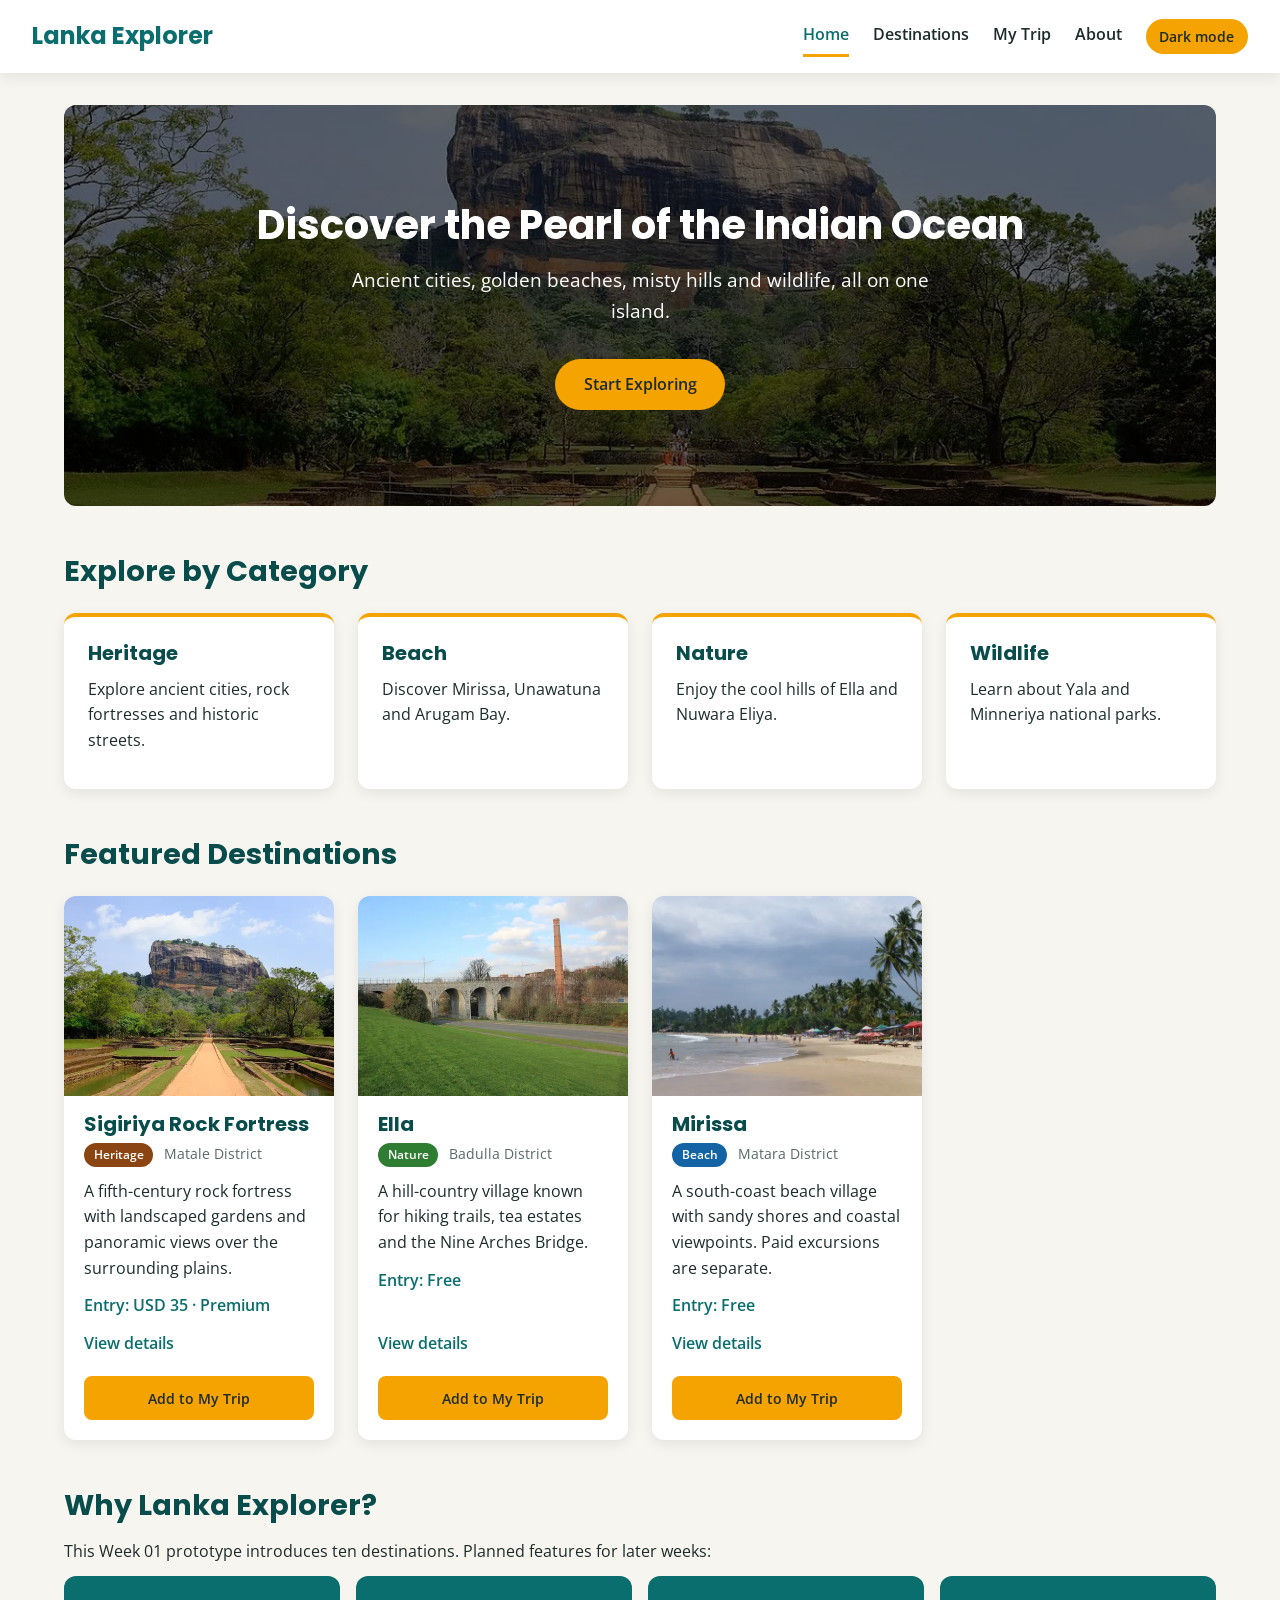
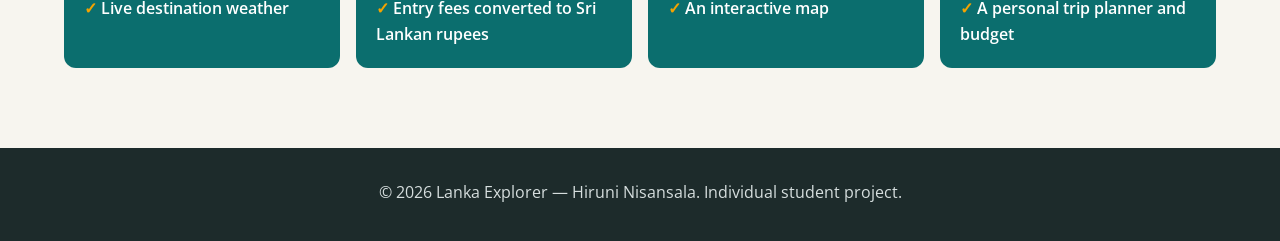
<file: index.html>
<!DOCTYPE html>
<html lang="en">
<head>
  <meta charset="UTF-8">
  <link rel="icon" href="favicon.ico" sizes="any">
  <meta name="viewport" content="width=device-width, initial-scale=1.0">
  <meta name="description" content="Discover Sri Lankan destinations with Lanka Explorer, an individual student project.">
  <link rel="preload" as="image" href="images/sigiriya-1200.webp" type="image/webp">
  <title>Lanka Explorer | Home</title>
  <link rel="preconnect" href="https://fonts.googleapis.com">
  <link rel="preconnect" href="https://fonts.gstatic.com" crossorigin>
  <link href="https://fonts.googleapis.com/css2?family=Open+Sans:wght@400;600&amp;family=Poppins:wght@600;700&amp;display=swap" rel="stylesheet">
  <link rel="stylesheet" href="css/style.css">
</head>
<body>
  <a class="skip-link" href="#main-content">Skip to content</a>
  <header>
    <a href="index.html" class="logo">Lanka Explorer</a>
    <button class="menu-toggle" type="button" aria-label="Open menu" aria-expanded="false" aria-controls="main-navigation">&#9776;</button>
    <nav id="main-navigation" aria-label="Main navigation">
      <ul>
        <li><a href="index.html" class="active" aria-current="page">Home</a></li>
        <li><a href="destinations.html">Destinations</a></li>
        <li><a href="trip.html">My Trip</a></li>
        <li><a href="about.html">About</a></li>
        <li><button class="theme-toggle" type="button" aria-pressed="false">Dark mode</button></li>
      </ul>
    </nav>
  </header>
  <main id="main-content">
    <p id="storage-notice" role="status" hidden></p>
    <section id="hero">
      <h1>Discover the Pearl of the Indian Ocean</h1>
      <p>Ancient cities, golden beaches, misty hills and wildlife, all on one island.</p>
      <a href="destinations.html" class="btn">Start Exploring</a>
    </section>
    <section id="categories">
      <h2>Explore by Category</h2>
      <article><h3>Heritage</h3><p>Explore ancient cities, rock fortresses and historic streets.</p></article>
      <article><h3>Beach</h3><p>Discover Mirissa, Unawatuna and Arugam Bay.</p></article>
      <article><h3>Nature</h3><p>Enjoy the cool hills of Ella and Nuwara Eliya.</p></article>
      <article><h3>Wildlife</h3><p>Learn about Yala and Minneriya national parks.</p></article>
    </section>
    <section id="featured" aria-live="polite"><h2>Featured Destinations</h2>
<p class="no-results">Loading featured destinations…</p></section>
    <section id="why-us">
      <h2>Why Lanka Explorer?</h2>
      <p>This Week 01 prototype introduces ten destinations. Planned features for later weeks:</p>
      <ul><li>Live destination weather</li><li>Entry fees converted to Sri Lankan rupees</li><li>An interactive map</li><li>A personal trip planner and budget</li></ul>
    </section>
  </main>
  <footer>
    <p>&copy; 2026 Lanka Explorer — Hiruni Nisansala. Individual student project.</p>
    
  </footer>
  <script src="js/app.js"></script>
</body>
</html>
</file>
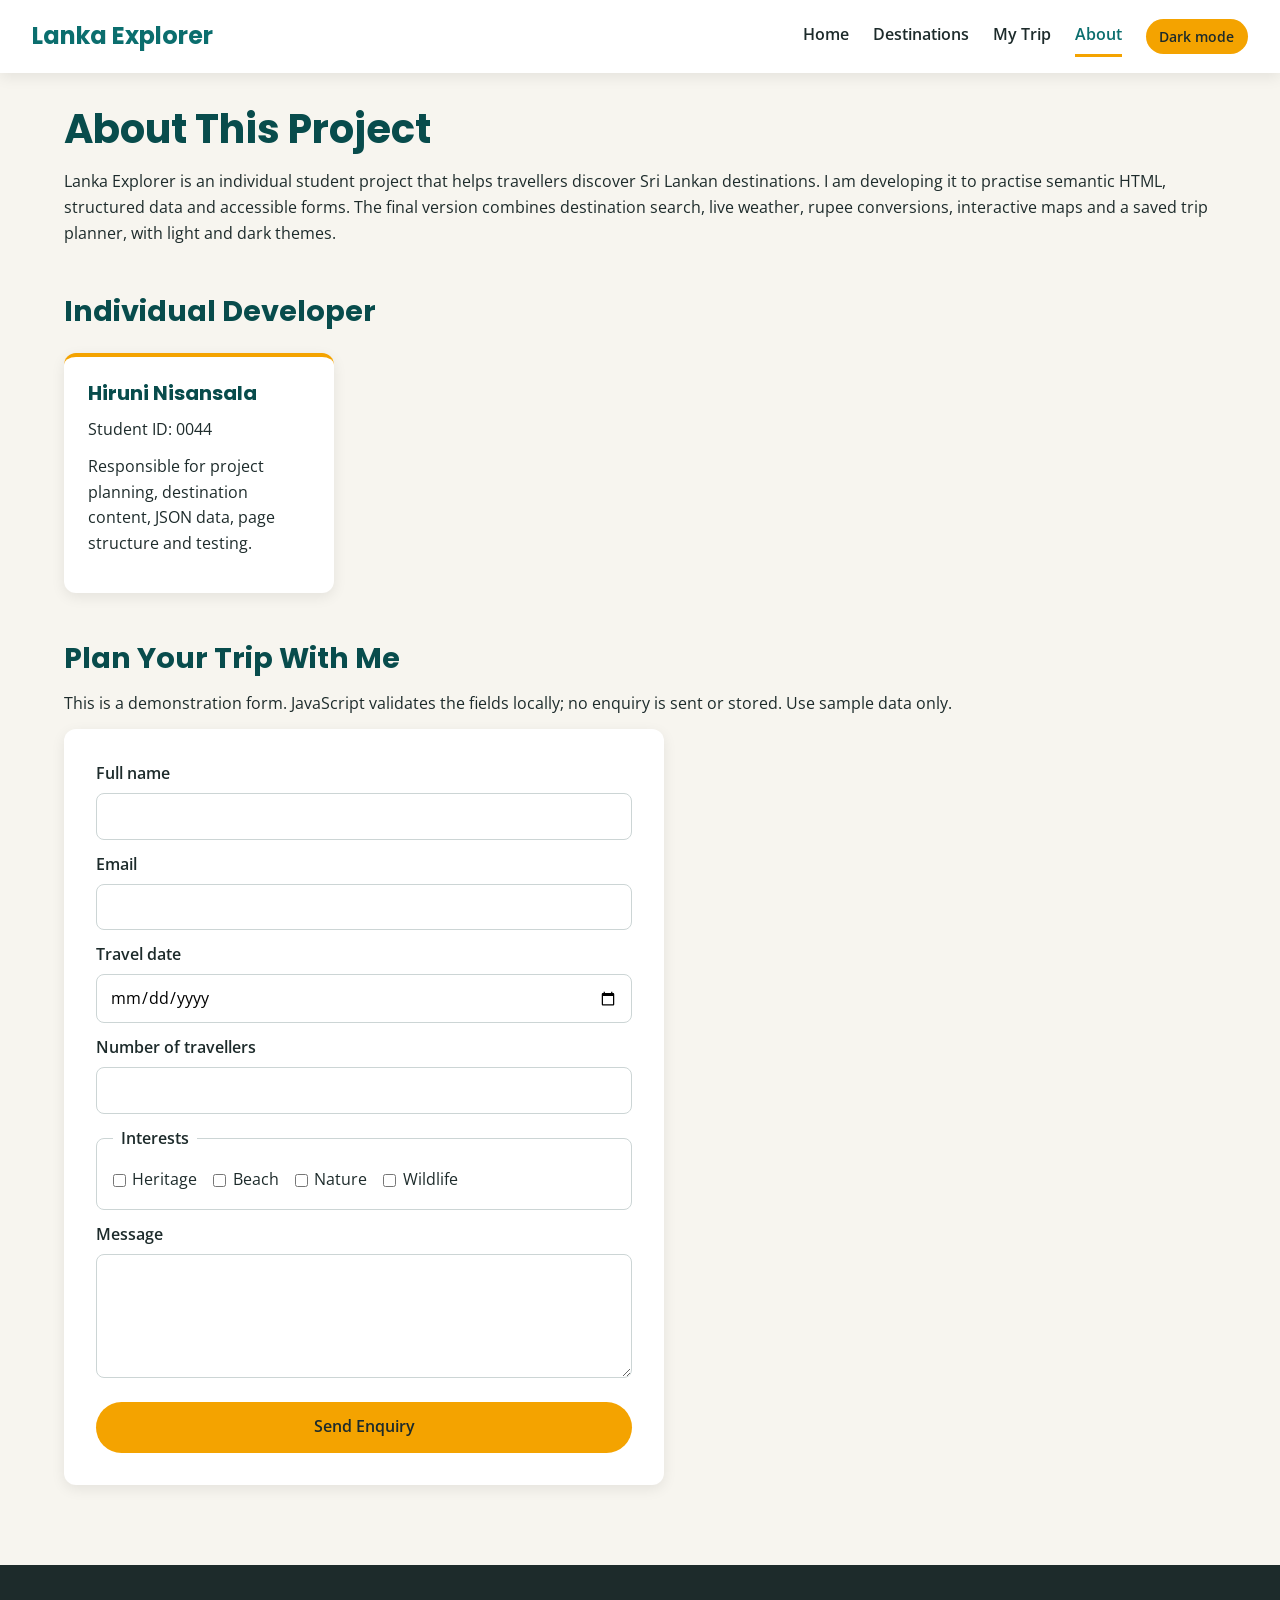
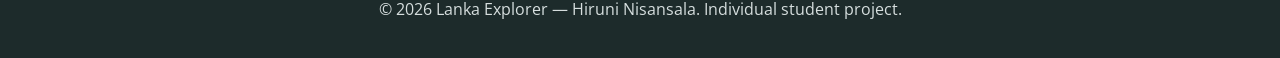
<file: about.html>
<!DOCTYPE html>
<html lang="en">
<head>
  <meta charset="UTF-8">
  <link rel="icon" href="favicon.ico" sizes="any">
  <meta name="viewport" content="width=device-width, initial-scale=1.0">
  <meta name="description" content="Discover Sri Lankan destinations with Lanka Explorer, an individual student project.">
  <title>Lanka Explorer | About</title>
  <link rel="preconnect" href="https://fonts.googleapis.com">
  <link rel="preconnect" href="https://fonts.gstatic.com" crossorigin>
  <link href="https://fonts.googleapis.com/css2?family=Open+Sans:wght@400;600&amp;family=Poppins:wght@600;700&amp;display=swap" rel="stylesheet">
  <link rel="stylesheet" href="css/style.css">
</head>
<body>
  <a class="skip-link" href="#main-content">Skip to content</a>
  <header>
    <a href="index.html" class="logo">Lanka Explorer</a>
    <button class="menu-toggle" type="button" aria-label="Open menu" aria-expanded="false" aria-controls="main-navigation">&#9776;</button>
    <nav id="main-navigation" aria-label="Main navigation">
      <ul>
        <li><a href="index.html">Home</a></li>
        <li><a href="destinations.html">Destinations</a></li>
        <li><a href="trip.html">My Trip</a></li>
        <li><a href="about.html" class="active" aria-current="page">About</a></li>
        <li><button class="theme-toggle" type="button" aria-pressed="false">Dark mode</button></li>
      </ul>
    </nav>
  </header>
  <main id="main-content">
    <p id="storage-notice" role="status" hidden></p>
    <section>
      <h1>About This Project</h1>
      <p>Lanka Explorer is an individual student project that helps travellers discover Sri Lankan destinations. I am developing it to practise semantic HTML, structured data and accessible forms. The final version combines destination search, live weather, rupee conversions, interactive maps and a saved trip planner, with light and dark themes.</p>
    </section>
    <section id="team">
      <h2>Individual Developer</h2>
      <article><h3>Hiruni Nisansala</h3><p>Student ID: 0044</p><p>Responsible for project planning, destination content, JSON data, page structure and testing.</p></article>
    </section>
    <section id="enquiry">
      <h2>Plan Your Trip With Me</h2>
      <p>This is a demonstration form. JavaScript validates the fields locally; no enquiry is sent or stored. Use sample data only.</p>
      <noscript><p>This demonstration form requires JavaScript. No submissions can be sent.</p></noscript>
      <form id="enquiry-form" novalidate>
        <p><label for="name">Full name</label><input type="text" id="name" name="name" autocomplete="name" required></p>
        <p><label for="email">Email</label><input type="email" id="email" name="email" autocomplete="email" required></p>
        <p><label for="date">Travel date</label><input type="date" id="date" name="date"></p>
        <p><label for="people">Number of travellers</label><input type="number" id="people" name="people" min="1" max="20"></p>
        <fieldset><legend>Interests</legend>
          <label><input type="checkbox" name="interest" value="Heritage"> Heritage</label>
          <label><input type="checkbox" name="interest" value="Beach"> Beach</label>
          <label><input type="checkbox" name="interest" value="Nature"> Nature</label>
          <label><input type="checkbox" name="interest" value="Wildlife"> Wildlife</label>
        </fieldset>
        <p><label for="message">Message</label><textarea id="message" name="message" rows="4"></textarea></p>
        <div id="form-message" role="alert" tabindex="-1"></div>
        <button type="submit">Send Enquiry</button>
      </form>
    </section>
  </main>
  <footer>
    <p>&copy; 2026 Lanka Explorer — Hiruni Nisansala. Individual student project.</p>
    </footer>
  <script src="js/app.js"></script>
</body>
</html>
</file>
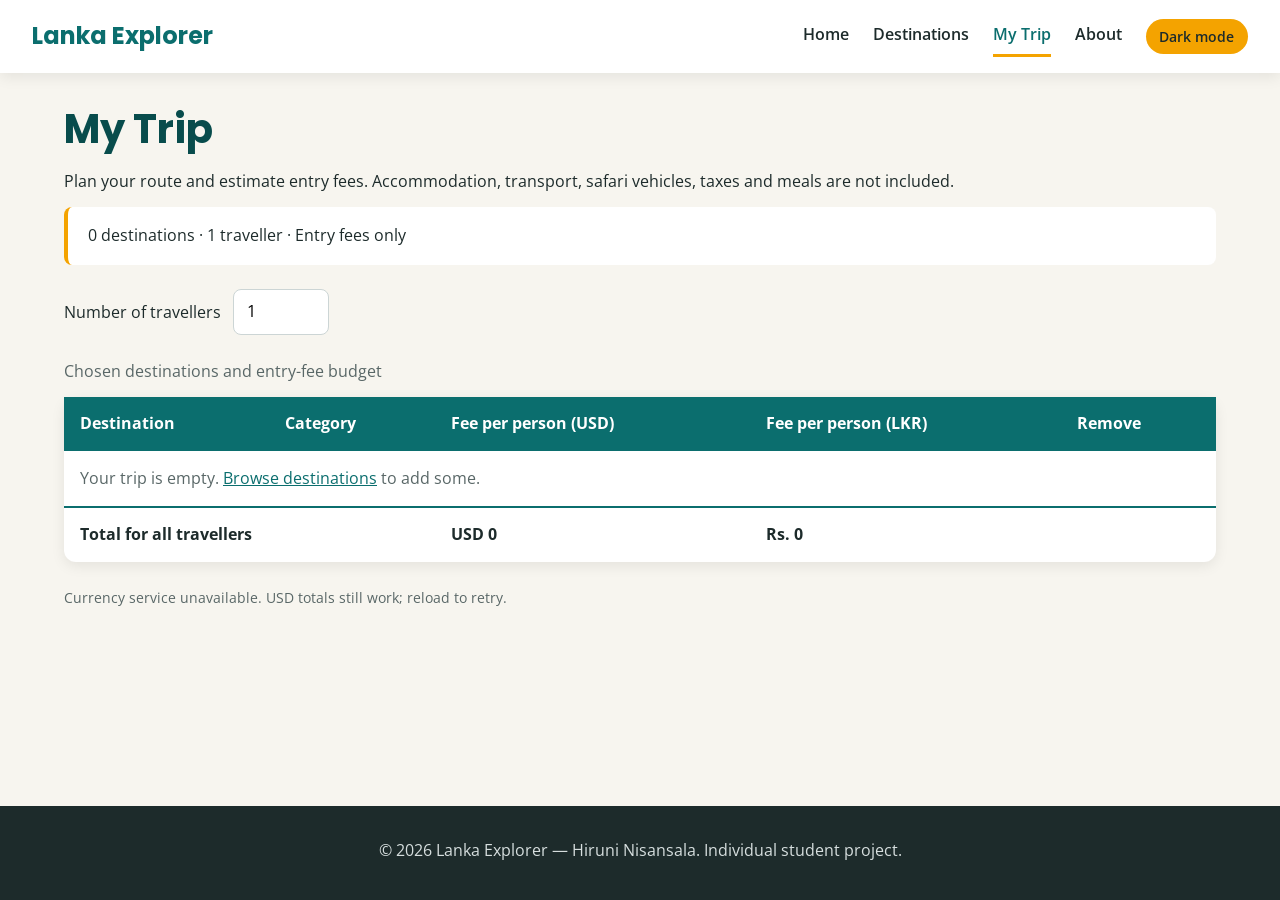
<file: trip.html>
<!DOCTYPE html>
<html lang="en">
<head>
  <meta charset="UTF-8">
  <link rel="icon" href="favicon.ico" sizes="any">
  <meta name="viewport" content="width=device-width, initial-scale=1.0">
  <meta name="description" content="Discover Sri Lankan destinations with Lanka Explorer, an individual student project.">
  <title>Lanka Explorer | My Trip</title>
  <link rel="preconnect" href="https://fonts.googleapis.com">
  <link rel="preconnect" href="https://fonts.gstatic.com" crossorigin>
  <link href="https://fonts.googleapis.com/css2?family=Open+Sans:wght@400;600&amp;family=Poppins:wght@600;700&amp;display=swap" rel="stylesheet">
  <link rel="stylesheet" href="css/style.css">
</head>
<body>
  <a class="skip-link" href="#main-content">Skip to content</a>
  <header>
    <a href="index.html" class="logo">Lanka Explorer</a>
    <button class="menu-toggle" type="button" aria-label="Open menu" aria-expanded="false" aria-controls="main-navigation">&#9776;</button>
    <nav id="main-navigation" aria-label="Main navigation">
      <ul>
        <li><a href="index.html">Home</a></li>
        <li><a href="destinations.html">Destinations</a></li>
        <li><a href="trip.html" class="active" aria-current="page">My Trip</a></li>
        <li><a href="about.html">About</a></li>
        <li><button class="theme-toggle" type="button" aria-pressed="false">Dark mode</button></li>
      </ul>
    </nav>
  </header>
  <main id="main-content">
    <p id="storage-notice" role="status" hidden></p>
    <h1>My Trip</h1>
    <p>Plan your route and estimate entry fees. Accommodation, transport, safari vehicles, taxes and meals are not included.</p>
    <div id="trip-summary" role="status"></div>
    <label for="travellers">Number of travellers</label>
    <input type="number" id="travellers" min="1" max="20" step="1" value="1" aria-describedby="traveller-error">
    <p id="traveller-error" class="field-error" role="status"></p>
    <table id="trip-table">
      <caption>Chosen destinations and entry-fee budget</caption>
      <thead><tr><th scope="col">Destination</th><th scope="col">Category</th><th scope="col">Fee per person (USD)</th><th scope="col">Fee per person (LKR)</th><th scope="col">Remove</th></tr></thead>
      <tbody></tbody>
      <tfoot><tr><th scope="row" colspan="2">Total for all travellers</th><td id="total-usd">USD 0</td><td id="total-lkr">Rs. 0</td><td></td></tr></tfoot>
    </table>
    <p id="trip-rate" class="meta" role="status"></p>
    <p id="trip-insight"></p>
    <button id="clear-trip" type="button" hidden>Clear trip</button>
  </main>
  <footer>
    <p>&copy; 2026 Lanka Explorer — Hiruni Nisansala. Individual student project.</p>
    
  </footer>
  <script src="js/app.js"></script>
</body>
</html>
</file>
<file: css/style.css>
/* ===== 1. THEME VARIABLES ===== */
:root { --primary:#0b6e6e; --primary-dark:#084c4c; --accent:#f4a300; --dark:#1d2b2b; --light:#f7f5ef; --white:#fff; --grey:#596767; --radius:12px; --shadow:0 4px 14px rgba(0,0,0,.08); --max-width:1200px; }
/* ===== 2. RESET ===== */
*, *::before, *::after { box-sizing:border-box; margin:0; padding:0; }
/* ===== 3. BASE STYLES ===== */
html { scroll-behavior:smooth; }
body { font-family:'Open Sans',Arial,sans-serif; color:var(--dark); background:var(--light); line-height:1.6; min-height:100vh; display:flex; flex-direction:column; }
h1,h2,h3 { font-family:'Poppins',Arial,sans-serif; color:var(--primary-dark); line-height:1.2; }
h1 { font-size:2.5rem; margin-bottom:1rem; }
h2 { font-size:1.8rem; margin-bottom:1rem; }
h3 { font-size:1.25rem; }
p { margin-bottom:.75rem; }
a { color:var(--primary); }
img { max-width:100%; display:block; }
main { width:100%; max-width:var(--max-width); margin:0 auto; padding:2rem 1.5rem; flex:1; }
section { margin-bottom:3rem; }
a:focus-visible,button:focus-visible { outline:3px solid var(--primary); outline-offset:4px; }
/* ===== 4. HEADER & NAVIGATION ===== */
header { display:flex; justify-content:space-between; align-items:center; padding:1rem 2rem; background:var(--white); box-shadow:var(--shadow); position:sticky; top:0; z-index:100; gap:1rem; }
.logo { font-family:'Poppins',Arial,sans-serif; font-size:1.5rem; font-weight:700; color:var(--primary); text-decoration:none; }
nav ul { list-style:none; display:flex; gap:1.5rem; }
nav a { display:inline-block; color:var(--dark); font-weight:600; text-decoration:none; padding:.4rem 0; border-bottom:3px solid transparent; }
nav a:hover,nav a.active { color:var(--primary); border-bottom-color:var(--accent); }
/* More specific than the general button rule, so hidden on desktop. */
button.menu-toggle { display:none; }
/* ===== 5. HERO & BUTTONS ===== */
#hero { background:linear-gradient(rgba(0,0,0,.58),rgba(0,0,0,.58)),url('../images/sigiriya-1200.webp') center/cover no-repeat; color:var(--white); text-align:center; padding:6rem 1.5rem; border-radius:var(--radius); }
#hero h1 { color:var(--white); max-width:800px; margin:0 auto 1rem; }
#hero p { font-size:1.2rem; max-width:600px; margin:0 auto 2rem; }
.btn,button { display:inline-block; background:var(--accent); color:var(--dark); padding:.8rem 1.8rem; border:none; border-radius:50px; font:inherit; font-weight:600; text-decoration:none; cursor:pointer; }
/* ===== 6. WHY US ===== */
#why-us ul { list-style:none; display:grid; grid-template-columns:repeat(auto-fit,minmax(min(220px,100%),1fr)); gap:1rem; }
#why-us li { background:var(--primary); color:var(--white); padding:1.25rem; border-radius:var(--radius); font-weight:600; }
#why-us li::before { content:'\2713  '; color:var(--accent); }
/* ===== 7. CARD GRIDS ===== */
#categories,#featured,#destination-list,#team { display:grid; grid-template-columns:repeat(auto-fit,minmax(min(250px,100%),1fr)); gap:1.5rem; }
#categories > h2,#featured > h2,#destination-list > h2,#destination-list > p,#team > h2 { grid-column:1/-1; margin-bottom:0; }
/* ===== 8. CARDS ===== */
.card,#categories article,#team article { background:var(--white); border-radius:var(--radius); box-shadow:var(--shadow); overflow:hidden; min-width:0; }
#categories article,#team article { padding:1.5rem; border-top:4px solid var(--accent); }
#categories h3,#team h3 { margin-bottom:.75rem; }
.card { display:flex; flex-direction:column; }
.card img { width:100%; height:200px; object-fit:cover; }
.card > *:not(img) { padding-inline:1.25rem; }
.card h3 { padding-top:1rem; margin-bottom:.4rem; }
.meta { color:var(--grey); font-size:.9rem; }
.fee { color:var(--primary); font-weight:600; }
.card a { margin-top:auto; padding-bottom:1.25rem; font-weight:600; text-decoration:none; }
/* ===== 9. FORM FIELDS & SEARCH CONTROLS ===== */
input,select,textarea { font:inherit; padding:.6rem .8rem; border:1px solid #ccd5d5; border-radius:8px; background:var(--white); max-width:100%; min-width:0; }
input:focus,select:focus,textarea:focus { outline:2px solid var(--primary); border-color:var(--primary); }
#page-title { text-align:center; }
#controls { display:flex; flex-wrap:wrap; align-items:center; gap:1rem; background:var(--white); padding:1.25rem; border-radius:var(--radius); box-shadow:var(--shadow); }
#controls > h2,#controls > p { flex-basis:100%; margin:0; }
#controls label { font-weight:600; }
/* ===== 10. DETAILS PAGE ===== */
#destination { min-height:810px; background:var(--white); border-radius:var(--radius); box-shadow:var(--shadow); overflow:hidden; margin-bottom:2rem; }
#destination img { width:100%; height:400px; object-fit:cover; }
#destination > *:not(img) { padding-inline:2rem; }
#destination h1 { padding-top:1.5rem; }
#destination ul { list-style:none; padding-bottom:1.5rem; }
#destination li { padding:.5rem 0; border-bottom:1px solid #eee; }
#weather,#map { background:var(--white); border:2px dashed var(--primary); border-radius:var(--radius); padding:2rem; text-align:center; color:var(--grey); }
#map { height:350px; }
/* ===== 11. TRIP TABLE ===== */
#trip-table { width:100%; border-collapse:collapse; background:var(--white); border-radius:var(--radius); box-shadow:var(--shadow); overflow:hidden; margin:1.5rem 0; }
#trip-table caption { text-align:left; padding-bottom:.75rem; color:var(--grey); }
#trip-table th,#trip-table td { padding:.9rem 1rem; text-align:left; }
#trip-table thead { background:var(--primary); color:var(--white); }
#trip-table tbody tr:nth-child(even) { background:var(--light); }
#trip-table tfoot { font-weight:700; border-top:2px solid var(--primary); }
/* ===== 12. ENQUIRY FORM ===== */
#enquiry-form { display:grid; gap:.75rem; max-width:600px; background:var(--white); padding:2rem; border-radius:var(--radius); box-shadow:var(--shadow); }
#enquiry-form > p { display:grid; gap:.4rem; margin:0; min-width:0; }
#enquiry-form label { font-weight:600; }
#enquiry-form fieldset { display:flex; flex-wrap:wrap; gap:1rem; border:1px solid #ccd5d5; border-radius:8px; padding:1rem; min-width:0; }
#enquiry-form fieldset label { font-weight:400; display:flex; align-items:center; gap:.4rem; }
legend { font-weight:600; padding:0 .5rem; }
textarea { resize:vertical; }
/* ===== 13. FOOTER ===== */
footer { background:var(--dark); color:#d6dede; text-align:center; padding:2rem 1rem; overflow-wrap:anywhere; }
footer p { margin-bottom:.25rem; }
footer a { color:var(--accent); }
/* ===== 13b. HOVER EFFECTS & TRANSITIONS ===== */
.card,#categories article,#team article { transition:transform .3s ease,box-shadow .3s ease; }
.card:hover,#categories article:hover,#team article:hover { transform:translateY(-6px); box-shadow:0 10px 24px rgba(0,0,0,.15); }
.card img { transition:transform .4s ease; }
.card:hover img { transform:scale(1.05); }
.btn,button { transition:background .3s ease,color .3s ease; }
.btn:hover,button:hover { background:var(--primary); color:var(--white); }
nav a { transition:color .2s ease,border-color .2s ease; }
/* ===== 13c. BADGES & MESSAGES (Week 03) ===== */
.badge { display:inline-block; padding:.15rem .6rem; border-radius:50px; font-size:.75rem; font-weight:600; color:var(--white); margin-right:.4rem; }
.badge-heritage { background:#8b4513; }
.badge-beach { background:#1464a5; }
.badge-nature { background:#2e7d32; }
.badge-wildlife { background:#a63b00; }
.badge-other { background:var(--grey); }
.no-results,.error { grid-column:1/-1; text-align:center; padding:2rem; color:var(--grey); }
.error { color:#b71c1c; }
.form-error,.form-success { padding:1rem; border-radius:8px; overflow-wrap:anywhere; }
.form-error { background:#fdecea; color:#b71c1c; }
.form-error ul { padding-left:1.25rem; }
.form-success { background:#e8f5e9; color:#256429; }
.visually-hidden { position:absolute; width:1px; height:1px; padding:0; margin:-1px; overflow:hidden; clip-path:inset(50%); white-space:nowrap; border:0; }
button:disabled { opacity:.6; cursor:not-allowed; }
button:disabled:hover { background:var(--accent); color:var(--dark); }

/* ===== 13d. WEATHER ===== */
#weather { min-height:430px; color:var(--dark); border-style:solid; }
.weather-now .temp { font-family:'Poppins',sans-serif; font-size:3rem; font-weight:700; color:var(--primary); margin-bottom:0; }
.forecast { display:grid; grid-template-columns:repeat(auto-fit,minmax(min(140px,100%),1fr)); gap:1rem; margin-top:1.5rem; }
.forecast-day { background:var(--light); border-radius:8px; padding:1rem; }
.forecast-day p { margin-bottom:.25rem; }
/* ===== 13e. MAPS ===== */
#map,#all-map { padding:0; border:none; border-radius:var(--radius); box-shadow:var(--shadow); position:relative; z-index:0; background:#e4ece8; text-align:left; }
#map { height:350px; }
#all-map { height:450px; }
.map-status { color:var(--grey); font-size:.9rem; margin-top:.5rem; }
.leaflet-container { font-family:'Open Sans',Arial,sans-serif; }
/* ===== 13f. LOADING SPINNER ===== */
.loading { grid-column:1/-1; display:flex; align-items:center; justify-content:center; gap:.75rem; padding:1.5rem; color:var(--grey); }
.spinner { flex-shrink:0; width:24px; height:24px; border:3px solid #d6e4e4; border-top-color:var(--primary); border-radius:50%; animation:spin .8s linear infinite; }
#fee-lkr .loading { display:inline-flex; padding:.25rem; font-size:.9rem; }
#fee-lkr .spinner { width:16px; height:16px; }
@keyframes spin { to { transform:rotate(360deg); } }
@media (prefers-reduced-motion:reduce) { .spinner { animation:none; } }
/* ===== 13g. MY TRIP & ACCESSIBILITY ===== */
[hidden] { display:none !important; }
#add-to-trip { margin-top:1rem; }
#add-to-trip.added,.card-trip.added { background:var(--primary); color:var(--white); }
.card .card-trip { margin:0 1.25rem 1.25rem; padding:.65rem 1rem; border-radius:8px; font-size:.9rem; }
#trip-summary { padding:1rem 1.25rem; background:var(--white); border-left:4px solid var(--accent); border-radius:8px; margin-bottom:1.5rem; }
#travellers { width:6rem; margin-left:.5rem; }
.remove-trip { font-size:.85rem; padding:.4rem .75rem; }
.field-error { color:#b71c1c; }
#trip-insight { font-weight:600; }
.skip-link { position:fixed; top:-100px; left:1rem; z-index:1000; padding:.75rem 1rem; background:var(--primary-dark); color:#fff; }
.skip-link:focus { top:1rem; }
/* ===== 13h. DARK MODE ===== */
body.dark { --primary:#4fd1c5; --primary-dark:#81e6d9; --accent:#f6b93b; --dark:#e6eeee; --light:#121a1a; --white:#1c2626; --grey:#aabcbc; --shadow:0 4px 14px rgba(0,0,0,.5); color-scheme:dark; }
body { transition:background .3s ease,color .3s ease; }
.theme-toggle { padding:.4rem .85rem; font-size:.85rem; white-space:nowrap; }
nav ul { align-items:center; }
body.dark #hero,body.dark #hero h1,body.dark .badge { color:#fff; }
body.dark footer { background:#0b1111; }
body.dark .btn,body.dark button { color:#1d2b2b; }
body.dark #why-us li,body.dark #trip-table thead { background:#084c4c; color:#fff; }
body.dark .added { background:#4fd1c5; color:#102424; }
body.dark .btn:hover,body.dark button:hover { background:#4fd1c5; color:#102424; }
body.dark button.menu-toggle { color:var(--primary); background:none; }
body.dark input,body.dark select,body.dark textarea { color:var(--dark); border-color:#536b6b; }
body.dark .field-error,body.dark .error { color:#ffb4ab; }
body.dark .form-error { background:#432323; color:#ffcdc7; }
body.dark .form-success { background:#193d2d; color:#c7f1d0; }
body.dark .leaflet-container { color:#1d2b2b; background:#d7e4df; }
body.dark .leaflet-container a { color:#075b5b; }
body.dark .leaflet-popup-content-wrapper,body.dark .leaflet-popup-tip { background:#fff; color:#1d2b2b; }
body.dark .leaflet-container .leaflet-control-attribution { background:rgba(255,255,255,.92); color:#333; }
body.dark .skip-link { background:#084c4c; }
@media (prefers-reduced-motion:reduce) { body { transition:none; } }

/* ===== 14. RESPONSIVE: TABLETS & PHONES ===== */
@media (max-width:768px) {
  header { flex-wrap:wrap; padding:1rem; }
  button.menu-toggle { display:block; background:none; color:var(--primary); font-size:1.8rem; padding:.25rem .5rem; line-height:1; }
  button.menu-toggle:hover { background:none; color:var(--primary-dark); }
  nav { width:100%; }
  /* Without JavaScript navigation remains visible and usable. */
  header.menu-ready nav { display:none; }
  header.menu-ready nav.open { display:block; }
  nav ul { align-items:stretch; flex-direction:column; gap:0; padding-top:1rem; }
  nav a { display:block; padding:.75rem 0; border-bottom:3px solid #eee; }
  h1 { font-size:2rem; }
  h2 { font-size:1.5rem; }
  #hero { padding:4rem 1rem; }
  #destination img { height:250px; }
  #destination > *:not(img) { padding-inline:1.25rem; }
  #controls { flex-direction:column; align-items:stretch; }
  #controls > h2,#controls > p { flex-basis:auto; }
  #trip-table { display:block; overflow-x:auto; }
}
/* ===== 15. RESPONSIVE: SMALL PHONES ===== */
@media (max-width:480px) {
  h1 { font-size:1.6rem; }
  main { padding:1.5rem 1rem; }
  #trip-table th,#trip-table td { padding:.6rem .5rem; font-size:.9rem; }
  #enquiry-form { padding:1.25rem; }
  .logo { font-size:1.25rem; }
}
/* ===== 16. ACCESSIBILITY: REDUCED MOTION ===== */
@media (prefers-reduced-motion:reduce) {
  html { scroll-behavior:auto; }
  .card,#categories article,#team article,.card img,.btn,button,nav a { transition:none; }
  .card:hover,#categories article:hover,#team article:hover,.card:hover img { transform:none; }
}
</file>
